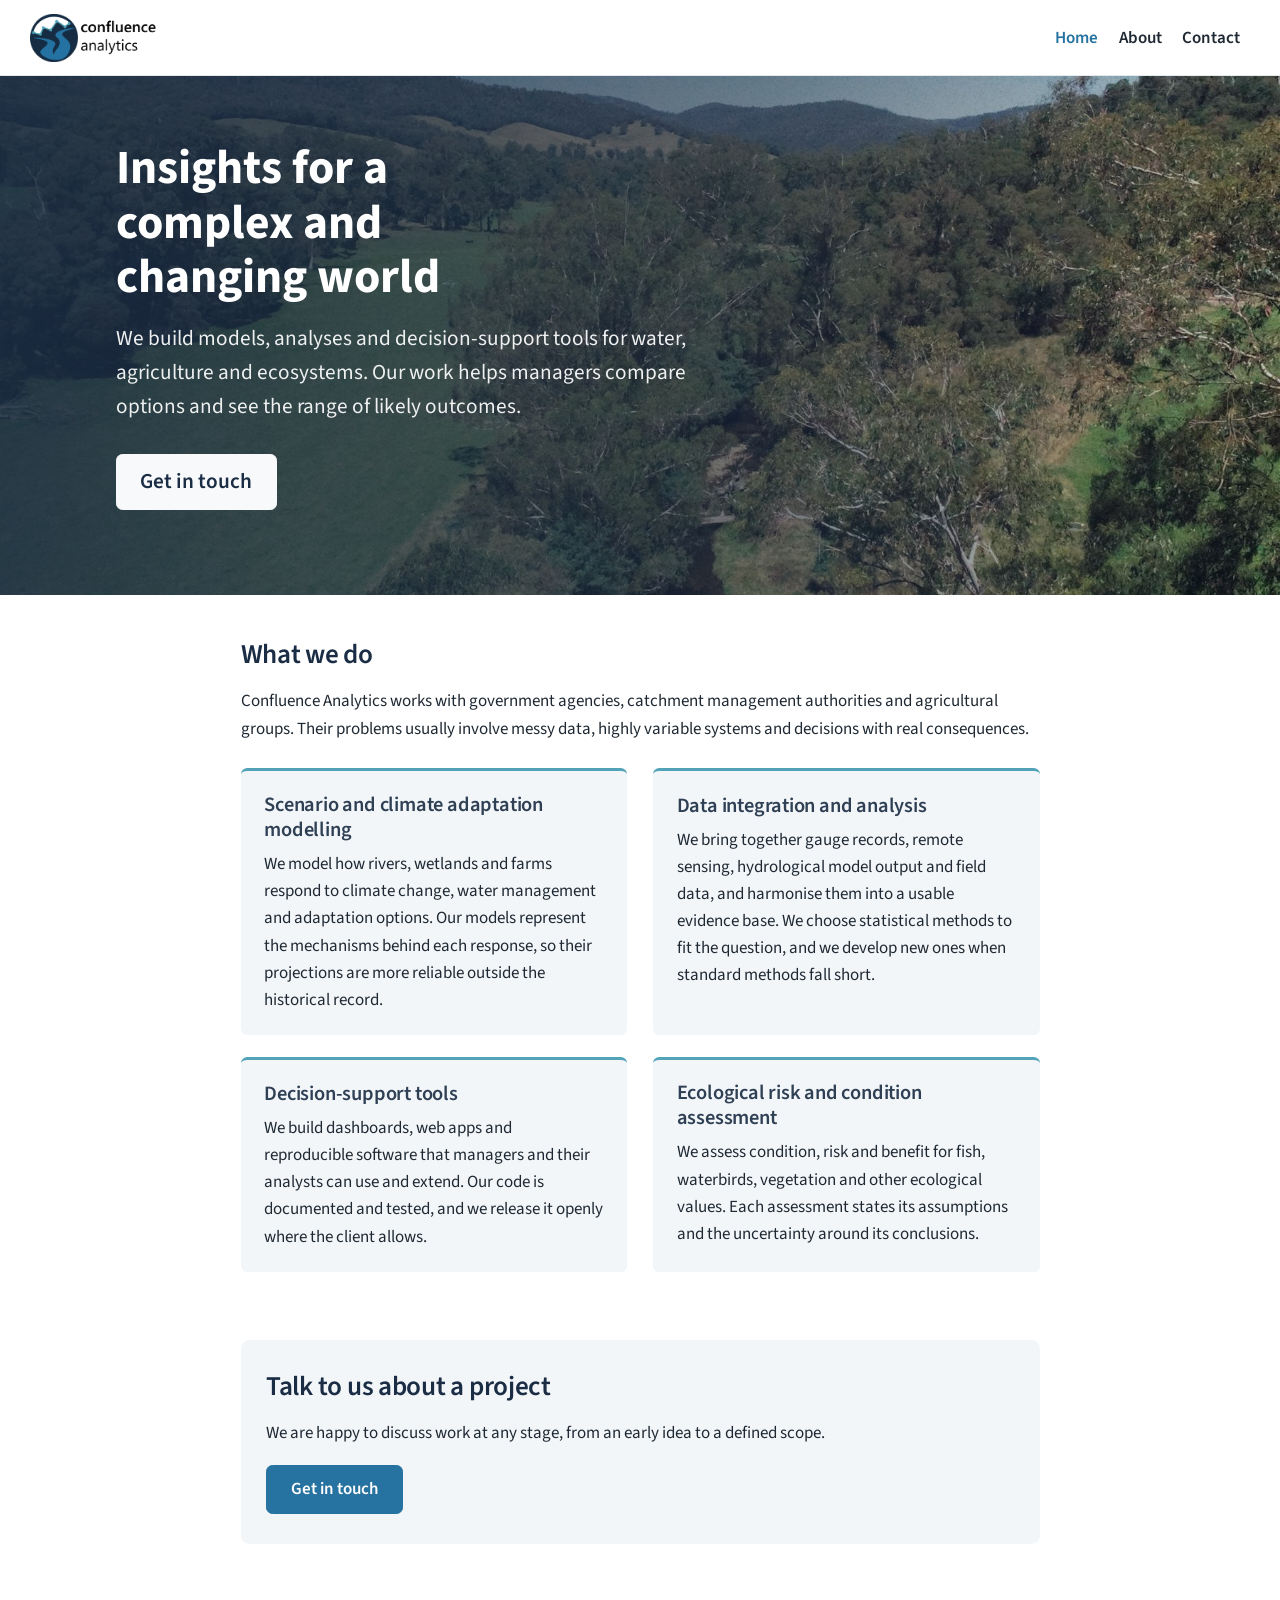
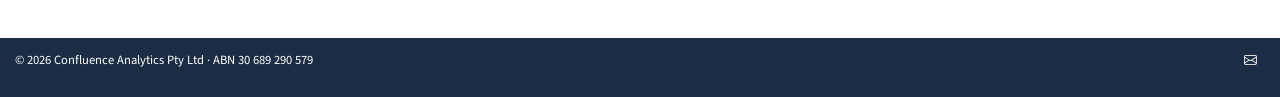
<file: index.html>
<!DOCTYPE html>
<html xmlns="http://www.w3.org/1999/xhtml" lang="en" xml:lang="en"><head>

<meta charset="utf-8">
<meta name="generator" content="quarto-1.10.18">

<meta name="viewport" content="width=device-width, initial-scale=1.0, user-scalable=yes">

<meta name="description" content="Quantitative modelling and decision support for water, agriculture and ecosystems.">

<title>Confluence Analytics</title>
<style>
/* Default styles provided by pandoc.
** See https://pandoc.org/MANUAL.html#variables-for-html for config info.
*/
span.smallcaps{font-variant: small-caps;}
div.columns{display: flex; gap: 1.5em;}
div.column{flex: auto;}
@media screen {
div.columns{gap: min(4vw, 1.5em);}
div.column{overflow-x: auto;}
}
div.hanging-indent{margin-left: 1.5em; text-indent: -1.5em;}
ul.task-list{list-style: none;}
ul.task-list li input[type="checkbox"] {
  width: 0.8em;
  margin: 0 0.8em 0.2em -1em; /* quarto-specific, see https://github.com/quarto-dev/quarto-cli/issues/4556 */ 
  vertical-align: middle;
}
</style>


<script src="site_libs/quarto-nav/quarto-nav.js"></script>
<script src="site_libs/quarto-nav/headroom.min.js"></script>
<link href="./images/web/logo-mark.png" rel="icon" type="image/png">
<script src="site_libs/clipboard/clipboard.min.js"></script>
<script src="site_libs/quarto-html/quarto.js" type="module"></script>
<script src="site_libs/quarto-html/tabsets/tabsets.js" type="module"></script>
<script src="site_libs/quarto-html/popper.min.js"></script>
<script src="site_libs/quarto-html/tippy.umd.min.js"></script>
<script src="site_libs/quarto-html/anchor.min.js"></script>
<link href="site_libs/quarto-html/tippy.css" rel="stylesheet">
<link href="site_libs/quarto-html/quarto-syntax-highlighting-64a204ab8560d761af7679ceaba22944.css" rel="stylesheet" id="quarto-text-highlighting-styles">
<script src="site_libs/bootstrap/bootstrap.min.js"></script>
<link href="site_libs/bootstrap/bootstrap-icons.css" rel="stylesheet">
<link href="site_libs/bootstrap/bootstrap-c03a714eba1c064fd13f488945eff723.min.css" rel="stylesheet" append-hash="true" id="quarto-bootstrap" data-mode="light">
<script id="quarto-search-options" type="application/json">{
  "language": {
    "search-no-results-text": "No results",
    "search-matching-documents-text": "matching documents",
    "search-copy-link-title": "Copy link to search",
    "search-hide-matches-text": "Hide additional matches",
    "search-more-match-text": "more match in this document",
    "search-more-matches-text": "more matches in this document",
    "search-clear-button-title": "Clear",
    "search-text-placeholder": "",
    "search-detached-cancel-button-title": "Cancel",
    "search-submit-button-title": "Submit",
    "search-label": "Search"
  }
}</script>
<style>html{ scroll-behavior: smooth; }</style>


<meta property="og:title" content="Confluence Analytics">
<meta property="og:description" content="Quantitative modelling and decision support for water, agriculture and ecosystems.">
<meta property="og:image" content="https://confluenceanalytics.com.au/images/web/river-valley.jpg">
<meta property="og:site_name" content="Confluence Analytics">
<meta name="twitter:title" content="Confluence Analytics">
<meta name="twitter:description" content="Quantitative modelling and decision support for water, agriculture and ecosystems.">
<meta name="twitter:card" content="summary">
</head>

<body class="nav-fixed fullcontent quarto-light">

<div id="quarto-search-results"></div>
  <header id="quarto-header" class="headroom fixed-top">
    <nav class="navbar navbar-expand-lg " data-bs-theme="dark">
      <div class="navbar-container container-fluid">
      <div class="navbar-brand-container mx-auto">
    <a href="./index.html" class="navbar-brand navbar-brand-logo">
    <img src="./images/web/logo-words.png" alt="Confluence Analytics" class="navbar-logo light-content">
    <img src="./images/web/logo-words.png" alt="Confluence Analytics" class="navbar-logo dark-content">
    </a>
  </div>
          <button class="navbar-toggler" type="button" data-bs-toggle="collapse" data-bs-target="#navbarCollapse" aria-controls="navbarCollapse" role="menu" aria-expanded="false" aria-label="Toggle navigation" onclick="if (window.quartoToggleHeadroom) { window.quartoToggleHeadroom(); }">
  <span class="navbar-toggler-icon"></span>
</button>
          <div class="collapse navbar-collapse" id="navbarCollapse">
            <ul class="navbar-nav navbar-nav-scroll ms-auto">
  <li class="nav-item">
    <a class="nav-link active" href="./index.html" aria-current="page"> 
<span class="menu-text">Home</span></a>
  </li>  
  <li class="nav-item">
    <a class="nav-link" href="./about.html"> 
<span class="menu-text">About</span></a>
  </li>  
  <li class="nav-item">
    <a class="nav-link" href="./contact.html"> 
<span class="menu-text">Contact</span></a>
  </li>  
</ul>
          </div> <!-- /navcollapse -->
            <div class="quarto-navbar-tools">
</div>
      </div> <!-- /container-fluid -->
    </nav>
</header>
<!-- content -->
<div id="quarto-content" class="quarto-container page-columns page-rows-contents page-layout-article page-navbar">
<!-- sidebar -->
<!-- margin-sidebar -->
    
<!-- main -->
<main class="content page-columns page-full" id="quarto-document-content"><header id="title-block-header" class="quarto-title-block"></header>




<div class="hero column-screen" style="background-image: url('images/web/river-valley.jpg');">
<div class="hero-inner">
<!-- Quarto lifts any h1 into its title block, so this uses an ARIA heading -->
<p class="hero-title" role="heading" aria-level="1">Insights for a complex and changing world</p>
<p>We build models, analyses and decision-support tools for water, agriculture and ecosystems. Our work helps managers compare options and see the range of likely outcomes.</p>
<p><a href="./contact.html" class="btn btn-light btn-lg">Get in touch</a></p>
</div>
</div>
<section id="what-we-do" class="level2">
<h2 class="anchored" data-anchor-id="what-we-do">What we do</h2>
<p>Confluence Analytics works with government agencies, catchment management authorities and agricultural groups. Their problems usually involve messy data, highly variable systems and decisions with real consequences.</p>
<div class="grid card-grid">
<section id="scenario-and-climate-adaptation-modelling" class="level3 g-col-12 g-col-md-6 service">
<h3 class="anchored" data-anchor-id="scenario-and-climate-adaptation-modelling">Scenario and climate adaptation modelling</h3>
<p>We model how rivers, wetlands and farms respond to climate change, water management and adaptation options. Our models represent the mechanisms behind each response, so their projections are more reliable outside the historical record.</p>
</section>
<section id="data-integration-and-analysis" class="level3 g-col-12 g-col-md-6 service">
<h3 class="anchored" data-anchor-id="data-integration-and-analysis">Data integration and analysis</h3>
<p>We bring together gauge records, remote sensing, hydrological model output and field data, and harmonise them into a usable evidence base. We choose statistical methods to fit the question, and we develop new ones when standard methods fall short.</p>
</section>
<section id="decision-support-tools" class="level3 g-col-12 g-col-md-6 service">
<h3 class="anchored" data-anchor-id="decision-support-tools">Decision-support tools</h3>
<p>We build dashboards, web apps and reproducible software that managers and their analysts can use and extend. Our code is documented and tested, and we release it openly where the client allows.</p>
</section>
<section id="ecological-risk-and-condition-assessment" class="level3 g-col-12 g-col-md-6 service">
<h3 class="anchored" data-anchor-id="ecological-risk-and-condition-assessment">Ecological risk and condition assessment</h3>
<p>We assess condition, risk and benefit for fish, waterbirds, vegetation and other ecological values. Each assessment states its assumptions and the uncertainty around its conclusions.</p>
</section>
</div>
</section>
<section id="talk-to-us-about-a-project" class="level2 cta">
<h2 class="anchored" data-anchor-id="talk-to-us-about-a-project">Talk to us about a project</h2>
<p>We are happy to discuss work at any stage, from an early idea to a defined scope.</p>
<p><a href="./contact.html" class="btn btn-primary">Get in touch</a></p>
</section>



</main> <!-- /main -->
<script id="quarto-html-after-body" type="application/javascript">
  window.document.addEventListener("DOMContentLoaded", function (event) {
    const icon = "";
    const anchorJS = new window.AnchorJS();
    anchorJS.options = {
      placement: 'right',
      icon: icon
    };
    anchorJS.add('.anchored');
    const isCodeAnnotation = (el) => {
      for (const clz of el.classList) {
        if (clz.startsWith('code-annotation-')) {                     
          return true;
        }
      }
      return false;
    }
    const onCopySuccess = function(e) {
      // button target
      const button = e.trigger;
      // don't keep focus
      button.blur();
      // flash "checked"
      button.classList.add('code-copy-button-checked');
      var currentTitle = button.getAttribute("title");
      button.setAttribute("title", "Copied!");
      let tooltip;
      if (window.bootstrap) {
        button.setAttribute("data-bs-toggle", "tooltip");
        button.setAttribute("data-bs-placement", "left");
        button.setAttribute("data-bs-title", "Copied!");
        tooltip = new bootstrap.Tooltip(button, 
          { trigger: "manual", 
            customClass: "code-copy-button-tooltip",
            offset: [0, -8]});
        tooltip.show();    
      }
      setTimeout(function() {
        if (tooltip) {
          tooltip.hide();
          button.removeAttribute("data-bs-title");
          button.removeAttribute("data-bs-toggle");
          button.removeAttribute("data-bs-placement");
        }
        button.setAttribute("title", currentTitle);
        button.classList.remove('code-copy-button-checked');
      }, 1000);
      // clear code selection
      e.clearSelection();
    }
    const getTextToCopy = function(trigger) {
      const outerScaffold = trigger.parentElement.cloneNode(true);
      const codeEl = outerScaffold.querySelector('code');
      for (const childEl of codeEl.children) {
        if (isCodeAnnotation(childEl)) {
          childEl.remove();
        }
      }
      return codeEl.innerText;
    }
    const clipboard = new window.ClipboardJS('.code-copy-button:not([data-in-quarto-modal])', {
      text: getTextToCopy
    });
    clipboard.on('success', onCopySuccess);
    if (window.document.getElementById('quarto-embedded-source-code-modal')) {
      const clipboardModal = new window.ClipboardJS('.code-copy-button[data-in-quarto-modal]', {
        text: getTextToCopy,
        container: window.document.getElementById('quarto-embedded-source-code-modal')
      });
      clipboardModal.on('success', onCopySuccess);
    }
      var localhostRegex = new RegExp(/^(?:http|https):\/\/localhost\:?[0-9]*\//);
      var mailtoRegex = new RegExp(/^mailto:/);
        var filterRegex = new RegExp("https:\/\/confluenceanalytics\.com\.au");
      var isInternal = (href) => {
          return filterRegex.test(href) || localhostRegex.test(href) || mailtoRegex.test(href);
      }
      // Inspect non-navigation links and adorn them if external
     var links = window.document.querySelectorAll('a[href]:not(.nav-link):not(.navbar-brand):not(.toc-action):not(.sidebar-link):not(.sidebar-item-toggle):not(.pagination-link):not(.no-external):not([aria-hidden]):not(.dropdown-item):not(.quarto-navigation-tool):not(.about-link)');
      for (var i=0; i<links.length; i++) {
        const link = links[i];
        if (!isInternal(link.href)) {
          // undo the damage that might have been done by quarto-nav.js in the case of
          // links that we want to consider external
          if (link.dataset.originalHref !== undefined) {
            link.href = link.dataset.originalHref;
          }
            // target, if specified
            link.setAttribute("target", "_blank");
            if (link.getAttribute("rel") === null) {
              link.setAttribute("rel", "noopener");
            }
        }
      }
    function tippyHover(el, contentFn, onTriggerFn, onUntriggerFn) {
      const config = {
        allowHTML: true,
        maxWidth: 500,
        delay: 100,
        arrow: false,
        appendTo: function(el) {
            return el.parentElement;
        },
        interactive: true,
        interactiveBorder: 10,
        theme: 'quarto',
        placement: 'bottom-start',
      };
      if (contentFn) {
        config.content = contentFn;
      }
      if (onTriggerFn) {
        config.onTrigger = onTriggerFn;
      }
      if (onUntriggerFn) {
        config.onUntrigger = onUntriggerFn;
      }
      window.tippy(el, config); 
    }
    const noterefs = window.document.querySelectorAll('a[role="doc-noteref"]');
    for (var i=0; i<noterefs.length; i++) {
      const ref = noterefs[i];
      tippyHover(ref, function() {
        // use id or data attribute instead here
        let href = ref.getAttribute('data-footnote-href') || ref.getAttribute('href');
        try { href = new URL(href).hash; } catch {}
        const id = href.replace(/^#\/?/, "");
        const note = window.document.getElementById(id);
        if (note) {
          return note.innerHTML;
        } else {
          return "";
        }
      });
    }
    const xrefs = window.document.querySelectorAll('a.quarto-xref');
    const processXRef = (id, note) => {
      // Strip column container classes
      const stripColumnClz = (el) => {
        el.classList.remove("page-full", "page-columns");
        if (el.children) {
          for (const child of el.children) {
            stripColumnClz(child);
          }
        }
      }
      stripColumnClz(note)
      if (id === null || id.startsWith('sec-')) {
        // Special case sections, only their first couple elements
        const container = document.createElement("div");
        if (note.children && note.children.length > 2) {
          container.appendChild(note.children[0].cloneNode(true));
          for (let i = 1; i < note.children.length; i++) {
            const child = note.children[i];
            if (child.tagName === "P" && child.innerText === "") {
              continue;
            } else {
              container.appendChild(child.cloneNode(true));
              break;
            }
          }
          if (window.Quarto?.typesetMath) {
            window.Quarto.typesetMath(container);
          }
          return container.innerHTML
        } else {
          if (window.Quarto?.typesetMath) {
            window.Quarto.typesetMath(note);
          }
          return note.innerHTML;
        }
      } else {
        // Remove any anchor links if they are present
        const anchorLink = note.querySelector('a.anchorjs-link');
        if (anchorLink) {
          anchorLink.remove();
        }
        if (window.Quarto?.typesetMath) {
          window.Quarto.typesetMath(note);
        }
        if (note.classList.contains("callout")) {
          return note.outerHTML;
        } else {
          return note.innerHTML;
        }
      }
    }
    for (var i=0; i<xrefs.length; i++) {
      const xref = xrefs[i];
      tippyHover(xref, undefined, function(instance) {
        instance.disable();
        let url = xref.getAttribute('href');
        let hash = undefined; 
        if (url.startsWith('#')) {
          hash = url;
        } else {
          try { hash = new URL(url).hash; } catch {}
        }
        if (hash) {
          const id = hash.replace(/^#\/?/, "");
          const note = window.document.getElementById(id);
          if (note !== null) {
            try {
              const html = processXRef(id, note.cloneNode(true));
              instance.setContent(html);
            } finally {
              instance.enable();
              instance.show();
            }
          } else {
            // See if we can fetch this
            fetch(url.split('#')[0])
            .then(res => res.text())
            .then(html => {
              const parser = new DOMParser();
              const htmlDoc = parser.parseFromString(html, "text/html");
              const note = htmlDoc.getElementById(id);
              if (note !== null) {
                const html = processXRef(id, note);
                instance.setContent(html);
              } 
            }).finally(() => {
              instance.enable();
              instance.show();
            });
          }
        } else {
          // See if we can fetch a full url (with no hash to target)
          // This is a special case and we should probably do some content thinning / targeting
          fetch(url)
          .then(res => res.text())
          .then(html => {
            const parser = new DOMParser();
            const htmlDoc = parser.parseFromString(html, "text/html");
            const note = htmlDoc.querySelector('main.content');
            if (note !== null) {
              // This should only happen for chapter cross references
              // (since there is no id in the URL)
              // remove the first header
              if (note.children.length > 0 && note.children[0].tagName === "HEADER") {
                note.children[0].remove();
              }
              const html = processXRef(null, note);
              instance.setContent(html);
            } 
          }).finally(() => {
            instance.enable();
            instance.show();
          });
        }
      }, function(instance) {
      });
    }
        let selectedAnnoteEl;
        const selectorForAnnotation = ( cell, annotation) => {
          let cellAttr = 'data-code-cell="' + cell + '"';
          let lineAttr = 'data-code-annotation="' +  annotation + '"';
          const selector = 'span[' + cellAttr + '][' + lineAttr + ']';
          return selector;
        }
        const selectCodeLines = (annoteEl) => {
          const doc = window.document;
          const targetCell = annoteEl.getAttribute("data-target-cell");
          const targetAnnotation = annoteEl.getAttribute("data-target-annotation");
          const annoteSpan = window.document.querySelector(selectorForAnnotation(targetCell, targetAnnotation));
          const lines = annoteSpan.getAttribute("data-code-lines").split(",");
          const lineIds = lines.map((line) => {
            return targetCell + "-" + line;
          })
          let top = null;
          let height = null;
          let parent = null;
          if (lineIds.length > 0) {
              //compute the position of the single el (top and bottom and make a div)
              const el = window.document.getElementById(lineIds[0]);
              top = el.offsetTop;
              height = el.offsetHeight;
              parent = el.parentElement.parentElement;
            if (lineIds.length > 1) {
              const lastEl = window.document.getElementById(lineIds[lineIds.length - 1]);
              const bottom = lastEl.offsetTop + lastEl.offsetHeight;
              height = bottom - top;
            }
            if (top !== null && height !== null && parent !== null) {
              // cook up a div (if necessary) and position it 
              let div = window.document.getElementById("code-annotation-line-highlight");
              if (div === null) {
                div = window.document.createElement("div");
                div.setAttribute("id", "code-annotation-line-highlight");
                div.style.position = 'absolute';
                parent.appendChild(div);
              }
              div.style.top = top - 2 + "px";
              div.style.height = height + 4 + "px";
              div.style.left = 0;
              let gutterDiv = window.document.getElementById("code-annotation-line-highlight-gutter");
              if (gutterDiv === null) {
                gutterDiv = window.document.createElement("div");
                gutterDiv.setAttribute("id", "code-annotation-line-highlight-gutter");
                gutterDiv.style.position = 'absolute';
                const codeCell = window.document.getElementById(targetCell);
                const gutter = codeCell.querySelector('.code-annotation-gutter');
                gutter.appendChild(gutterDiv);
              }
              gutterDiv.style.top = top - 2 + "px";
              gutterDiv.style.height = height + 4 + "px";
            }
            selectedAnnoteEl = annoteEl;
          }
        };
        const unselectCodeLines = () => {
          const elementsIds = ["code-annotation-line-highlight", "code-annotation-line-highlight-gutter"];
          elementsIds.forEach((elId) => {
            const div = window.document.getElementById(elId);
            if (div) {
              div.remove();
            }
          });
          selectedAnnoteEl = undefined;
        };
          // Handle positioning of the toggle
      window.addEventListener(
        "resize",
        throttle(() => {
          elRect = undefined;
          if (selectedAnnoteEl) {
            selectCodeLines(selectedAnnoteEl);
          }
        }, 10)
      );
      function throttle(fn, ms) {
      let throttle = false;
      let timer;
        return (...args) => {
          if(!throttle) { // first call gets through
              fn.apply(this, args);
              throttle = true;
          } else { // all the others get throttled
              if(timer) clearTimeout(timer); // cancel #2
              timer = setTimeout(() => {
                fn.apply(this, args);
                timer = throttle = false;
              }, ms);
          }
        };
      }
        // Attach click handler to the DT
        const annoteDls = window.document.querySelectorAll('dt[data-target-cell]');
        for (const annoteDlNode of annoteDls) {
          annoteDlNode.addEventListener('click', (event) => {
            const clickedEl = event.target;
            if (clickedEl !== selectedAnnoteEl) {
              unselectCodeLines();
              const activeEl = window.document.querySelector('dt[data-target-cell].code-annotation-active');
              if (activeEl) {
                activeEl.classList.remove('code-annotation-active');
              }
              selectCodeLines(clickedEl);
              clickedEl.classList.add('code-annotation-active');
            } else {
              // Unselect the line
              unselectCodeLines();
              clickedEl.classList.remove('code-annotation-active');
            }
          });
        }
    const findCites = (el) => {
      const parentEl = el.parentElement;
      if (parentEl) {
        const cites = parentEl.dataset.cites;
        if (cites) {
          return {
            el,
            cites: cites.split(' ')
          };
        } else {
          return findCites(el.parentElement)
        }
      } else {
        return undefined;
      }
    };
    var bibliorefs = window.document.querySelectorAll('a[role="doc-biblioref"]');
    for (var i=0; i<bibliorefs.length; i++) {
      const ref = bibliorefs[i];
      const citeInfo = findCites(ref);
      if (citeInfo) {
        tippyHover(citeInfo.el, function() {
          var popup = window.document.createElement('div');
          citeInfo.cites.forEach(function(cite) {
            var citeDiv = window.document.createElement('div');
            citeDiv.classList.add('hanging-indent');
            citeDiv.classList.add('csl-entry');
            var biblioDiv = window.document.getElementById('ref-' + cite);
            if (biblioDiv) {
              citeDiv.innerHTML = biblioDiv.innerHTML;
            }
            popup.appendChild(citeDiv);
          });
          return popup.innerHTML;
        });
      }
    }
  });
  </script>
</div> <!-- /content -->
<footer class="footer">
  <div class="nav-footer">
    <div class="nav-footer-left">
<p>© 2026 Confluence Analytics Pty Ltd · ABN 30 689 290 579</p>
</div>   
    <div class="nav-footer-center">
      &nbsp;
    </div>
    <div class="nav-footer-right">
      <ul class="footer-items list-unstyled">
    <li class="nav-item compact">
    <a class="nav-link" href="mailto:info@confluenceanalytics.com.au">
      <i class="bi bi-envelope" role="img" aria-label="Email">
</i> 
    </a>
  </li>  
</ul>
    </div>
  </div>
</footer>




<script src="site_libs/quarto-html/zenscroll-min.js"></script>
</body></html>
</file>
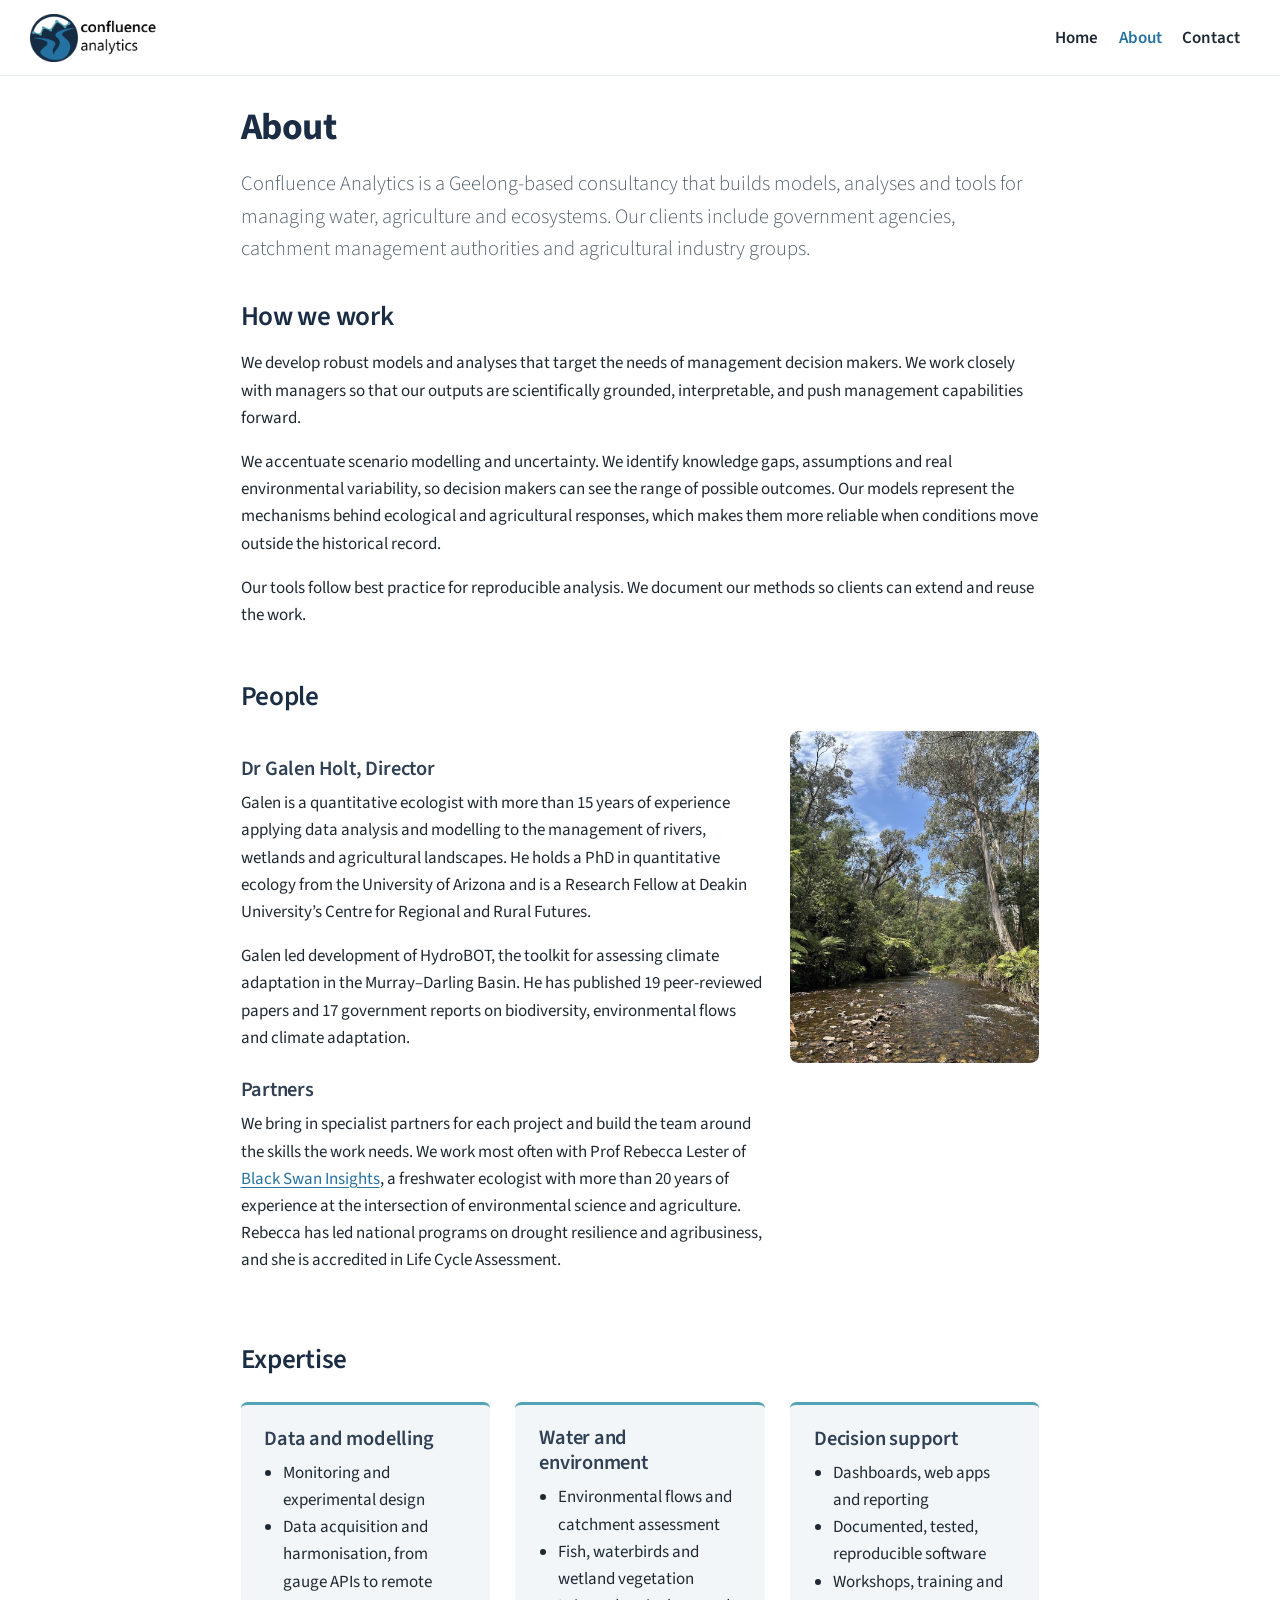
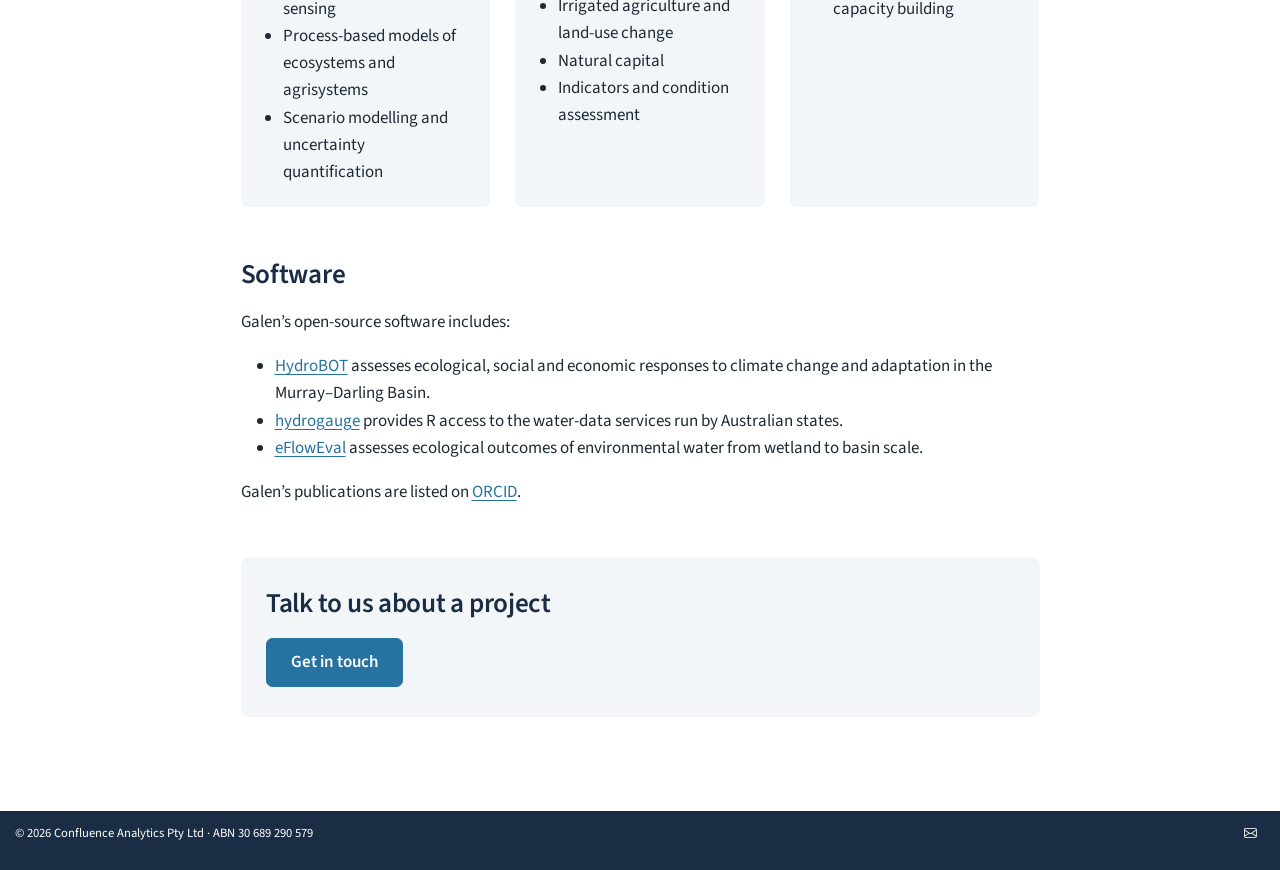
<file: about.html>
<!DOCTYPE html>
<html xmlns="http://www.w3.org/1999/xhtml" lang="en" xml:lang="en"><head>

<meta charset="utf-8">
<meta name="generator" content="quarto-1.10.18">

<meta name="viewport" content="width=device-width, initial-scale=1.0, user-scalable=yes">


<title>About – Confluence Analytics</title>
<style>
/* Default styles provided by pandoc.
** See https://pandoc.org/MANUAL.html#variables-for-html for config info.
*/
span.smallcaps{font-variant: small-caps;}
div.columns{display: flex; gap: 1.5em;}
div.column{flex: auto;}
@media screen {
div.columns{gap: min(4vw, 1.5em);}
div.column{overflow-x: auto;}
}
div.hanging-indent{margin-left: 1.5em; text-indent: -1.5em;}
ul.task-list{list-style: none;}
ul.task-list li input[type="checkbox"] {
  width: 0.8em;
  margin: 0 0.8em 0.2em -1em; /* quarto-specific, see https://github.com/quarto-dev/quarto-cli/issues/4556 */ 
  vertical-align: middle;
}
</style>


<script src="site_libs/quarto-nav/quarto-nav.js"></script>
<script src="site_libs/quarto-nav/headroom.min.js"></script>
<link href="./images/web/logo-mark.png" rel="icon" type="image/png">
<script src="site_libs/clipboard/clipboard.min.js"></script>
<script src="site_libs/quarto-html/quarto.js" type="module"></script>
<script src="site_libs/quarto-html/tabsets/tabsets.js" type="module"></script>
<script src="site_libs/quarto-html/popper.min.js"></script>
<script src="site_libs/quarto-html/tippy.umd.min.js"></script>
<script src="site_libs/quarto-html/anchor.min.js"></script>
<link href="site_libs/quarto-html/tippy.css" rel="stylesheet">
<link href="site_libs/quarto-html/quarto-syntax-highlighting-64a204ab8560d761af7679ceaba22944.css" rel="stylesheet" id="quarto-text-highlighting-styles">
<script src="site_libs/bootstrap/bootstrap.min.js"></script>
<link href="site_libs/bootstrap/bootstrap-icons.css" rel="stylesheet">
<link href="site_libs/bootstrap/bootstrap-c03a714eba1c064fd13f488945eff723.min.css" rel="stylesheet" append-hash="true" id="quarto-bootstrap" data-mode="light">
<script id="quarto-search-options" type="application/json">{
  "language": {
    "search-no-results-text": "No results",
    "search-matching-documents-text": "matching documents",
    "search-copy-link-title": "Copy link to search",
    "search-hide-matches-text": "Hide additional matches",
    "search-more-match-text": "more match in this document",
    "search-more-matches-text": "more matches in this document",
    "search-clear-button-title": "Clear",
    "search-text-placeholder": "",
    "search-detached-cancel-button-title": "Cancel",
    "search-submit-button-title": "Submit",
    "search-label": "Search"
  }
}</script>
<style>html{ scroll-behavior: smooth; }</style>


<meta property="og:title" content="About – Confluence Analytics">
<meta property="og:description" content="Quantitative modelling and decision support for water, agriculture and ecosystems.">
<meta property="og:image" content="https://confluenceanalytics.com.au/images/web/river-valley.jpg">
<meta property="og:site_name" content="Confluence Analytics">
<meta name="twitter:title" content="About – Confluence Analytics">
<meta name="twitter:description" content="Quantitative modelling and decision support for water, agriculture and ecosystems.">
<meta name="twitter:image" content="https://confluenceanalytics.com.au/images/web/forest-stream.jpg">
<meta name="twitter:image:alt" content="A forested upland stream in Victoria">
<meta name="twitter:card" content="summary_large_image">
</head>

<body class="nav-fixed fullcontent quarto-light">

<div id="quarto-search-results"></div>
  <header id="quarto-header" class="headroom fixed-top">
    <nav class="navbar navbar-expand-lg " data-bs-theme="dark">
      <div class="navbar-container container-fluid">
      <div class="navbar-brand-container mx-auto">
    <a href="./index.html" class="navbar-brand navbar-brand-logo">
    <img src="./images/web/logo-words.png" alt="Confluence Analytics" class="navbar-logo light-content">
    <img src="./images/web/logo-words.png" alt="Confluence Analytics" class="navbar-logo dark-content">
    </a>
  </div>
          <button class="navbar-toggler" type="button" data-bs-toggle="collapse" data-bs-target="#navbarCollapse" aria-controls="navbarCollapse" role="menu" aria-expanded="false" aria-label="Toggle navigation" onclick="if (window.quartoToggleHeadroom) { window.quartoToggleHeadroom(); }">
  <span class="navbar-toggler-icon"></span>
</button>
          <div class="collapse navbar-collapse" id="navbarCollapse">
            <ul class="navbar-nav navbar-nav-scroll ms-auto">
  <li class="nav-item">
    <a class="nav-link" href="./index.html"> 
<span class="menu-text">Home</span></a>
  </li>  
  <li class="nav-item">
    <a class="nav-link active" href="./about.html" aria-current="page"> 
<span class="menu-text">About</span></a>
  </li>  
  <li class="nav-item">
    <a class="nav-link" href="./contact.html"> 
<span class="menu-text">Contact</span></a>
  </li>  
</ul>
          </div> <!-- /navcollapse -->
            <div class="quarto-navbar-tools">
</div>
      </div> <!-- /container-fluid -->
    </nav>
</header>
<!-- content -->
<div id="quarto-content" class="quarto-container page-columns page-rows-contents page-layout-article page-navbar">
<!-- sidebar -->
<!-- margin-sidebar -->
    
<!-- main -->
<main class="content" id="quarto-document-content">

<header id="title-block-header" class="quarto-title-block default">
<div class="quarto-title">
<h1 class="title">About</h1>
</div>



<div class="quarto-title-meta">

    
  
    
  </div>
  


</header>


<p><span class="lead">Confluence Analytics is a Geelong-based consultancy that builds models, analyses and tools for managing water, agriculture and ecosystems. Our clients include government agencies, catchment management authorities and agricultural industry groups.</span></p>
<section id="how-we-work" class="level2">
<h2 class="anchored" data-anchor-id="how-we-work">How we work</h2>
<p>We develop robust models and analyses that target the needs of management decision makers. We work closely with managers so that our outputs are scientifically grounded, interpretable, and push management capabilities forward.</p>
<p>We accentuate scenario modelling and uncertainty. We identify knowledge gaps, assumptions and real environmental variability, so decision makers can see the range of possible outcomes. Our models represent the mechanisms behind ecological and agricultural responses, which makes them more reliable when conditions move outside the historical record.</p>
<p>Our tools follow best practice for reproducible analysis. We document our methods so clients can extend and reuse the work.</p>
</section>
<section id="people" class="level2">
<h2 class="anchored" data-anchor-id="people">People</h2>
<div class="grid">
<div class="g-col-12 g-col-md-8">
<section id="dr-galen-holt-director" class="level3">
<h3 class="anchored" data-anchor-id="dr-galen-holt-director">Dr Galen Holt, Director</h3>
<p>Galen is a quantitative ecologist with more than 15 years of experience applying data analysis and modelling to the management of rivers, wetlands and agricultural landscapes. He holds a PhD in quantitative ecology from the University of Arizona and is a Research Fellow at Deakin University’s Centre for Regional and Rural Futures.</p>
<p>Galen led development of HydroBOT, the toolkit for assessing climate adaptation in the Murray–Darling Basin. He has published 19 peer-reviewed papers and 17 government reports on biodiversity, environmental flows and climate adaptation.</p>
</section>
<section id="partners" class="level3">
<h3 class="anchored" data-anchor-id="partners">Partners</h3>
<p>We bring in specialist partners for each project and build the team around the skills the work needs. We work most often with Prof Rebecca Lester of <a href="https://www.blackswaninsights.com.au/">Black Swan Insights</a>, a freshwater ecologist with more than 20 years of experience at the intersection of environmental science and agriculture. Rebecca has led national programs on drought resilience and agribusiness, and she is accredited in Life Cycle Assessment.</p>
</section>
</div>
<div class="g-col-12 g-col-md-4">
<p><img src="images/web/forest-stream.jpg" class="photo photo-tall img-fluid" alt="A forested upland stream in Victoria"></p>
</div>
</div>
</section>
<section id="expertise" class="level2">
<h2 class="anchored" data-anchor-id="expertise">Expertise</h2>
<div class="grid card-grid">
<section id="data-and-modelling" class="level3 g-col-12 g-col-md-4 service">
<h3 class="anchored" data-anchor-id="data-and-modelling">Data and modelling</h3>
<ul>
<li>Monitoring and experimental design</li>
<li>Data acquisition and harmonisation, from gauge APIs to remote sensing</li>
<li>Process-based models of ecosystems and agrisystems</li>
<li>Scenario modelling and uncertainty quantification</li>
</ul>
</section>
<section id="water-and-environment" class="level3 g-col-12 g-col-md-4 service">
<h3 class="anchored" data-anchor-id="water-and-environment">Water and environment</h3>
<ul>
<li>Environmental flows and catchment assessment</li>
<li>Fish, waterbirds and wetland vegetation</li>
<li>Irrigated agriculture and land-use change</li>
<li>Natural capital</li>
<li>Indicators and condition assessment</li>
</ul>
</section>
<section id="decision-support" class="level3 g-col-12 g-col-md-4 service">
<h3 class="anchored" data-anchor-id="decision-support">Decision support</h3>
<ul>
<li>Dashboards, web apps and reporting</li>
<li>Documented, tested, reproducible software</li>
<li>Workshops, training and capacity building</li>
</ul>
</section>
</div>
</section>
<section id="software" class="level2">
<h2 class="anchored" data-anchor-id="software">Software</h2>
<p>Galen’s open-source software includes:</p>
<ul>
<li><a href="https://mdbauth.github.io/HydroBOT_website/">HydroBOT</a> assesses ecological, social and economic responses to climate change and adaptation in the Murray–Darling Basin.</li>
<li><a href="https://github.com/galenholt/hydrogauge">hydrogauge</a> provides R access to the water-data services run by Australian states.</li>
<li><a href="https://github.com/galenholt/eFlowEval">eFlowEval</a> assesses ecological outcomes of environmental water from wetland to basin scale.</li>
</ul>
<p>Galen’s publications are listed on <a href="https://orcid.org/0000-0002-7455-9275">ORCID</a>.</p>
</section>
<section id="talk-to-us-about-a-project" class="level2 cta">
<h2 class="anchored" data-anchor-id="talk-to-us-about-a-project">Talk to us about a project</h2>
<p><a href="./contact.html" class="btn btn-primary">Get in touch</a></p>
</section>



</main> <!-- /main -->
<script id="quarto-html-after-body" type="application/javascript">
  window.document.addEventListener("DOMContentLoaded", function (event) {
    const icon = "";
    const anchorJS = new window.AnchorJS();
    anchorJS.options = {
      placement: 'right',
      icon: icon
    };
    anchorJS.add('.anchored');
    const isCodeAnnotation = (el) => {
      for (const clz of el.classList) {
        if (clz.startsWith('code-annotation-')) {                     
          return true;
        }
      }
      return false;
    }
    const onCopySuccess = function(e) {
      // button target
      const button = e.trigger;
      // don't keep focus
      button.blur();
      // flash "checked"
      button.classList.add('code-copy-button-checked');
      var currentTitle = button.getAttribute("title");
      button.setAttribute("title", "Copied!");
      let tooltip;
      if (window.bootstrap) {
        button.setAttribute("data-bs-toggle", "tooltip");
        button.setAttribute("data-bs-placement", "left");
        button.setAttribute("data-bs-title", "Copied!");
        tooltip = new bootstrap.Tooltip(button, 
          { trigger: "manual", 
            customClass: "code-copy-button-tooltip",
            offset: [0, -8]});
        tooltip.show();    
      }
      setTimeout(function() {
        if (tooltip) {
          tooltip.hide();
          button.removeAttribute("data-bs-title");
          button.removeAttribute("data-bs-toggle");
          button.removeAttribute("data-bs-placement");
        }
        button.setAttribute("title", currentTitle);
        button.classList.remove('code-copy-button-checked');
      }, 1000);
      // clear code selection
      e.clearSelection();
    }
    const getTextToCopy = function(trigger) {
      const outerScaffold = trigger.parentElement.cloneNode(true);
      const codeEl = outerScaffold.querySelector('code');
      for (const childEl of codeEl.children) {
        if (isCodeAnnotation(childEl)) {
          childEl.remove();
        }
      }
      return codeEl.innerText;
    }
    const clipboard = new window.ClipboardJS('.code-copy-button:not([data-in-quarto-modal])', {
      text: getTextToCopy
    });
    clipboard.on('success', onCopySuccess);
    if (window.document.getElementById('quarto-embedded-source-code-modal')) {
      const clipboardModal = new window.ClipboardJS('.code-copy-button[data-in-quarto-modal]', {
        text: getTextToCopy,
        container: window.document.getElementById('quarto-embedded-source-code-modal')
      });
      clipboardModal.on('success', onCopySuccess);
    }
      var localhostRegex = new RegExp(/^(?:http|https):\/\/localhost\:?[0-9]*\//);
      var mailtoRegex = new RegExp(/^mailto:/);
        var filterRegex = new RegExp("https:\/\/confluenceanalytics\.com\.au");
      var isInternal = (href) => {
          return filterRegex.test(href) || localhostRegex.test(href) || mailtoRegex.test(href);
      }
      // Inspect non-navigation links and adorn them if external
     var links = window.document.querySelectorAll('a[href]:not(.nav-link):not(.navbar-brand):not(.toc-action):not(.sidebar-link):not(.sidebar-item-toggle):not(.pagination-link):not(.no-external):not([aria-hidden]):not(.dropdown-item):not(.quarto-navigation-tool):not(.about-link)');
      for (var i=0; i<links.length; i++) {
        const link = links[i];
        if (!isInternal(link.href)) {
          // undo the damage that might have been done by quarto-nav.js in the case of
          // links that we want to consider external
          if (link.dataset.originalHref !== undefined) {
            link.href = link.dataset.originalHref;
          }
            // target, if specified
            link.setAttribute("target", "_blank");
            if (link.getAttribute("rel") === null) {
              link.setAttribute("rel", "noopener");
            }
        }
      }
    function tippyHover(el, contentFn, onTriggerFn, onUntriggerFn) {
      const config = {
        allowHTML: true,
        maxWidth: 500,
        delay: 100,
        arrow: false,
        appendTo: function(el) {
            return el.parentElement;
        },
        interactive: true,
        interactiveBorder: 10,
        theme: 'quarto',
        placement: 'bottom-start',
      };
      if (contentFn) {
        config.content = contentFn;
      }
      if (onTriggerFn) {
        config.onTrigger = onTriggerFn;
      }
      if (onUntriggerFn) {
        config.onUntrigger = onUntriggerFn;
      }
      window.tippy(el, config); 
    }
    const noterefs = window.document.querySelectorAll('a[role="doc-noteref"]');
    for (var i=0; i<noterefs.length; i++) {
      const ref = noterefs[i];
      tippyHover(ref, function() {
        // use id or data attribute instead here
        let href = ref.getAttribute('data-footnote-href') || ref.getAttribute('href');
        try { href = new URL(href).hash; } catch {}
        const id = href.replace(/^#\/?/, "");
        const note = window.document.getElementById(id);
        if (note) {
          return note.innerHTML;
        } else {
          return "";
        }
      });
    }
    const xrefs = window.document.querySelectorAll('a.quarto-xref');
    const processXRef = (id, note) => {
      // Strip column container classes
      const stripColumnClz = (el) => {
        el.classList.remove("page-full", "page-columns");
        if (el.children) {
          for (const child of el.children) {
            stripColumnClz(child);
          }
        }
      }
      stripColumnClz(note)
      if (id === null || id.startsWith('sec-')) {
        // Special case sections, only their first couple elements
        const container = document.createElement("div");
        if (note.children && note.children.length > 2) {
          container.appendChild(note.children[0].cloneNode(true));
          for (let i = 1; i < note.children.length; i++) {
            const child = note.children[i];
            if (child.tagName === "P" && child.innerText === "") {
              continue;
            } else {
              container.appendChild(child.cloneNode(true));
              break;
            }
          }
          if (window.Quarto?.typesetMath) {
            window.Quarto.typesetMath(container);
          }
          return container.innerHTML
        } else {
          if (window.Quarto?.typesetMath) {
            window.Quarto.typesetMath(note);
          }
          return note.innerHTML;
        }
      } else {
        // Remove any anchor links if they are present
        const anchorLink = note.querySelector('a.anchorjs-link');
        if (anchorLink) {
          anchorLink.remove();
        }
        if (window.Quarto?.typesetMath) {
          window.Quarto.typesetMath(note);
        }
        if (note.classList.contains("callout")) {
          return note.outerHTML;
        } else {
          return note.innerHTML;
        }
      }
    }
    for (var i=0; i<xrefs.length; i++) {
      const xref = xrefs[i];
      tippyHover(xref, undefined, function(instance) {
        instance.disable();
        let url = xref.getAttribute('href');
        let hash = undefined; 
        if (url.startsWith('#')) {
          hash = url;
        } else {
          try { hash = new URL(url).hash; } catch {}
        }
        if (hash) {
          const id = hash.replace(/^#\/?/, "");
          const note = window.document.getElementById(id);
          if (note !== null) {
            try {
              const html = processXRef(id, note.cloneNode(true));
              instance.setContent(html);
            } finally {
              instance.enable();
              instance.show();
            }
          } else {
            // See if we can fetch this
            fetch(url.split('#')[0])
            .then(res => res.text())
            .then(html => {
              const parser = new DOMParser();
              const htmlDoc = parser.parseFromString(html, "text/html");
              const note = htmlDoc.getElementById(id);
              if (note !== null) {
                const html = processXRef(id, note);
                instance.setContent(html);
              } 
            }).finally(() => {
              instance.enable();
              instance.show();
            });
          }
        } else {
          // See if we can fetch a full url (with no hash to target)
          // This is a special case and we should probably do some content thinning / targeting
          fetch(url)
          .then(res => res.text())
          .then(html => {
            const parser = new DOMParser();
            const htmlDoc = parser.parseFromString(html, "text/html");
            const note = htmlDoc.querySelector('main.content');
            if (note !== null) {
              // This should only happen for chapter cross references
              // (since there is no id in the URL)
              // remove the first header
              if (note.children.length > 0 && note.children[0].tagName === "HEADER") {
                note.children[0].remove();
              }
              const html = processXRef(null, note);
              instance.setContent(html);
            } 
          }).finally(() => {
            instance.enable();
            instance.show();
          });
        }
      }, function(instance) {
      });
    }
        let selectedAnnoteEl;
        const selectorForAnnotation = ( cell, annotation) => {
          let cellAttr = 'data-code-cell="' + cell + '"';
          let lineAttr = 'data-code-annotation="' +  annotation + '"';
          const selector = 'span[' + cellAttr + '][' + lineAttr + ']';
          return selector;
        }
        const selectCodeLines = (annoteEl) => {
          const doc = window.document;
          const targetCell = annoteEl.getAttribute("data-target-cell");
          const targetAnnotation = annoteEl.getAttribute("data-target-annotation");
          const annoteSpan = window.document.querySelector(selectorForAnnotation(targetCell, targetAnnotation));
          const lines = annoteSpan.getAttribute("data-code-lines").split(",");
          const lineIds = lines.map((line) => {
            return targetCell + "-" + line;
          })
          let top = null;
          let height = null;
          let parent = null;
          if (lineIds.length > 0) {
              //compute the position of the single el (top and bottom and make a div)
              const el = window.document.getElementById(lineIds[0]);
              top = el.offsetTop;
              height = el.offsetHeight;
              parent = el.parentElement.parentElement;
            if (lineIds.length > 1) {
              const lastEl = window.document.getElementById(lineIds[lineIds.length - 1]);
              const bottom = lastEl.offsetTop + lastEl.offsetHeight;
              height = bottom - top;
            }
            if (top !== null && height !== null && parent !== null) {
              // cook up a div (if necessary) and position it 
              let div = window.document.getElementById("code-annotation-line-highlight");
              if (div === null) {
                div = window.document.createElement("div");
                div.setAttribute("id", "code-annotation-line-highlight");
                div.style.position = 'absolute';
                parent.appendChild(div);
              }
              div.style.top = top - 2 + "px";
              div.style.height = height + 4 + "px";
              div.style.left = 0;
              let gutterDiv = window.document.getElementById("code-annotation-line-highlight-gutter");
              if (gutterDiv === null) {
                gutterDiv = window.document.createElement("div");
                gutterDiv.setAttribute("id", "code-annotation-line-highlight-gutter");
                gutterDiv.style.position = 'absolute';
                const codeCell = window.document.getElementById(targetCell);
                const gutter = codeCell.querySelector('.code-annotation-gutter');
                gutter.appendChild(gutterDiv);
              }
              gutterDiv.style.top = top - 2 + "px";
              gutterDiv.style.height = height + 4 + "px";
            }
            selectedAnnoteEl = annoteEl;
          }
        };
        const unselectCodeLines = () => {
          const elementsIds = ["code-annotation-line-highlight", "code-annotation-line-highlight-gutter"];
          elementsIds.forEach((elId) => {
            const div = window.document.getElementById(elId);
            if (div) {
              div.remove();
            }
          });
          selectedAnnoteEl = undefined;
        };
          // Handle positioning of the toggle
      window.addEventListener(
        "resize",
        throttle(() => {
          elRect = undefined;
          if (selectedAnnoteEl) {
            selectCodeLines(selectedAnnoteEl);
          }
        }, 10)
      );
      function throttle(fn, ms) {
      let throttle = false;
      let timer;
        return (...args) => {
          if(!throttle) { // first call gets through
              fn.apply(this, args);
              throttle = true;
          } else { // all the others get throttled
              if(timer) clearTimeout(timer); // cancel #2
              timer = setTimeout(() => {
                fn.apply(this, args);
                timer = throttle = false;
              }, ms);
          }
        };
      }
        // Attach click handler to the DT
        const annoteDls = window.document.querySelectorAll('dt[data-target-cell]');
        for (const annoteDlNode of annoteDls) {
          annoteDlNode.addEventListener('click', (event) => {
            const clickedEl = event.target;
            if (clickedEl !== selectedAnnoteEl) {
              unselectCodeLines();
              const activeEl = window.document.querySelector('dt[data-target-cell].code-annotation-active');
              if (activeEl) {
                activeEl.classList.remove('code-annotation-active');
              }
              selectCodeLines(clickedEl);
              clickedEl.classList.add('code-annotation-active');
            } else {
              // Unselect the line
              unselectCodeLines();
              clickedEl.classList.remove('code-annotation-active');
            }
          });
        }
    const findCites = (el) => {
      const parentEl = el.parentElement;
      if (parentEl) {
        const cites = parentEl.dataset.cites;
        if (cites) {
          return {
            el,
            cites: cites.split(' ')
          };
        } else {
          return findCites(el.parentElement)
        }
      } else {
        return undefined;
      }
    };
    var bibliorefs = window.document.querySelectorAll('a[role="doc-biblioref"]');
    for (var i=0; i<bibliorefs.length; i++) {
      const ref = bibliorefs[i];
      const citeInfo = findCites(ref);
      if (citeInfo) {
        tippyHover(citeInfo.el, function() {
          var popup = window.document.createElement('div');
          citeInfo.cites.forEach(function(cite) {
            var citeDiv = window.document.createElement('div');
            citeDiv.classList.add('hanging-indent');
            citeDiv.classList.add('csl-entry');
            var biblioDiv = window.document.getElementById('ref-' + cite);
            if (biblioDiv) {
              citeDiv.innerHTML = biblioDiv.innerHTML;
            }
            popup.appendChild(citeDiv);
          });
          return popup.innerHTML;
        });
      }
    }
  });
  </script>
</div> <!-- /content -->
<footer class="footer">
  <div class="nav-footer">
    <div class="nav-footer-left">
<p>© 2026 Confluence Analytics Pty Ltd · ABN 30 689 290 579</p>
</div>   
    <div class="nav-footer-center">
      &nbsp;
    </div>
    <div class="nav-footer-right">
      <ul class="footer-items list-unstyled">
    <li class="nav-item compact">
    <a class="nav-link" href="mailto:info@confluenceanalytics.com.au">
      <i class="bi bi-envelope" role="img" aria-label="Email">
</i> 
    </a>
  </li>  
</ul>
    </div>
  </div>
</footer>




<script src="site_libs/quarto-html/zenscroll-min.js"></script>
</body></html>
</file>
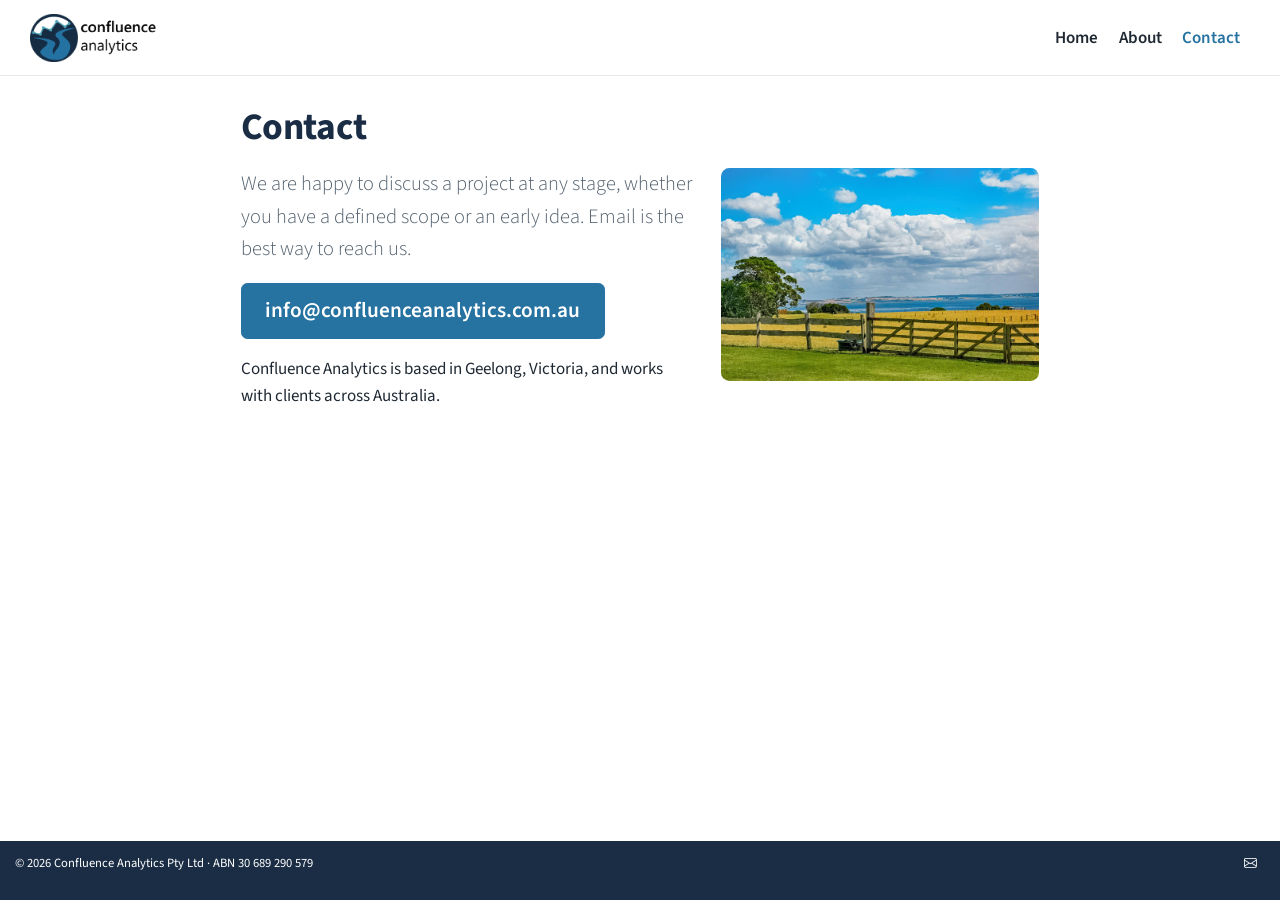
<file: contact.html>
<!DOCTYPE html>
<html xmlns="http://www.w3.org/1999/xhtml" lang="en" xml:lang="en"><head>

<meta charset="utf-8">
<meta name="generator" content="quarto-1.10.18">

<meta name="viewport" content="width=device-width, initial-scale=1.0, user-scalable=yes">


<title>Contact – Confluence Analytics</title>
<style>
/* Default styles provided by pandoc.
** See https://pandoc.org/MANUAL.html#variables-for-html for config info.
*/
span.smallcaps{font-variant: small-caps;}
div.columns{display: flex; gap: 1.5em;}
div.column{flex: auto;}
@media screen {
div.columns{gap: min(4vw, 1.5em);}
div.column{overflow-x: auto;}
}
div.hanging-indent{margin-left: 1.5em; text-indent: -1.5em;}
ul.task-list{list-style: none;}
ul.task-list li input[type="checkbox"] {
  width: 0.8em;
  margin: 0 0.8em 0.2em -1em; /* quarto-specific, see https://github.com/quarto-dev/quarto-cli/issues/4556 */ 
  vertical-align: middle;
}
</style>


<script src="site_libs/quarto-nav/quarto-nav.js"></script>
<script src="site_libs/quarto-nav/headroom.min.js"></script>
<link href="./images/web/logo-mark.png" rel="icon" type="image/png">
<script src="site_libs/clipboard/clipboard.min.js"></script>
<script src="site_libs/quarto-html/quarto.js" type="module"></script>
<script src="site_libs/quarto-html/tabsets/tabsets.js" type="module"></script>
<script src="site_libs/quarto-html/popper.min.js"></script>
<script src="site_libs/quarto-html/tippy.umd.min.js"></script>
<script src="site_libs/quarto-html/anchor.min.js"></script>
<link href="site_libs/quarto-html/tippy.css" rel="stylesheet">
<link href="site_libs/quarto-html/quarto-syntax-highlighting-64a204ab8560d761af7679ceaba22944.css" rel="stylesheet" id="quarto-text-highlighting-styles">
<script src="site_libs/bootstrap/bootstrap.min.js"></script>
<link href="site_libs/bootstrap/bootstrap-icons.css" rel="stylesheet">
<link href="site_libs/bootstrap/bootstrap-c03a714eba1c064fd13f488945eff723.min.css" rel="stylesheet" append-hash="true" id="quarto-bootstrap" data-mode="light">
<script id="quarto-search-options" type="application/json">{
  "language": {
    "search-no-results-text": "No results",
    "search-matching-documents-text": "matching documents",
    "search-copy-link-title": "Copy link to search",
    "search-hide-matches-text": "Hide additional matches",
    "search-more-match-text": "more match in this document",
    "search-more-matches-text": "more matches in this document",
    "search-clear-button-title": "Clear",
    "search-text-placeholder": "",
    "search-detached-cancel-button-title": "Cancel",
    "search-submit-button-title": "Submit",
    "search-label": "Search"
  }
}</script>
<style>html{ scroll-behavior: smooth; }</style>


<meta property="og:title" content="Contact – Confluence Analytics">
<meta property="og:image" content="https://confluenceanalytics.com.au/images/web/river-valley.jpg">
<meta property="og:site_name" content="Confluence Analytics">
<meta name="twitter:title" content="Contact – Confluence Analytics">
<meta name="twitter:image" content="https://confluenceanalytics.com.au/images/web/coastal-farm.jpg">
<meta name="twitter:image:alt" content="Farmland on the Victorian coast">
<meta name="twitter:card" content="summary_large_image">
</head>

<body class="nav-fixed fullcontent quarto-light">

<div id="quarto-search-results"></div>
  <header id="quarto-header" class="headroom fixed-top">
    <nav class="navbar navbar-expand-lg " data-bs-theme="dark">
      <div class="navbar-container container-fluid">
      <div class="navbar-brand-container mx-auto">
    <a href="./index.html" class="navbar-brand navbar-brand-logo">
    <img src="./images/web/logo-words.png" alt="Confluence Analytics" class="navbar-logo light-content">
    <img src="./images/web/logo-words.png" alt="Confluence Analytics" class="navbar-logo dark-content">
    </a>
  </div>
          <button class="navbar-toggler" type="button" data-bs-toggle="collapse" data-bs-target="#navbarCollapse" aria-controls="navbarCollapse" role="menu" aria-expanded="false" aria-label="Toggle navigation" onclick="if (window.quartoToggleHeadroom) { window.quartoToggleHeadroom(); }">
  <span class="navbar-toggler-icon"></span>
</button>
          <div class="collapse navbar-collapse" id="navbarCollapse">
            <ul class="navbar-nav navbar-nav-scroll ms-auto">
  <li class="nav-item">
    <a class="nav-link" href="./index.html"> 
<span class="menu-text">Home</span></a>
  </li>  
  <li class="nav-item">
    <a class="nav-link" href="./about.html"> 
<span class="menu-text">About</span></a>
  </li>  
  <li class="nav-item">
    <a class="nav-link active" href="./contact.html" aria-current="page"> 
<span class="menu-text">Contact</span></a>
  </li>  
</ul>
          </div> <!-- /navcollapse -->
            <div class="quarto-navbar-tools">
</div>
      </div> <!-- /container-fluid -->
    </nav>
</header>
<!-- content -->
<div id="quarto-content" class="quarto-container page-columns page-rows-contents page-layout-article page-navbar">
<!-- sidebar -->
<!-- margin-sidebar -->
    
<!-- main -->
<main class="content" id="quarto-document-content">

<header id="title-block-header" class="quarto-title-block default">
<div class="quarto-title">
<h1 class="title">Contact</h1>
</div>



<div class="quarto-title-meta">

    
  
    
  </div>
  


</header>


<div class="grid">
<div class="g-col-12 g-col-md-7">
<p><span class="lead">We are happy to discuss a project at any stage, whether you have a defined scope or an early idea. Email is the best way to reach us.</span></p>
<p><a href="mailto:info@confluenceanalytics.com.au" class="btn btn-primary btn-lg">info@confluenceanalytics.com.au</a></p>
<p>Confluence Analytics is based in Geelong, Victoria, and works with clients across Australia.</p>
</div>
<div class="g-col-12 g-col-md-5">
<p><img src="images/web/coastal-farm.jpg" class="photo img-fluid" alt="Farmland on the Victorian coast"></p>
</div>
</div>



</main> <!-- /main -->
<script id="quarto-html-after-body" type="application/javascript">
  window.document.addEventListener("DOMContentLoaded", function (event) {
    const icon = "";
    const anchorJS = new window.AnchorJS();
    anchorJS.options = {
      placement: 'right',
      icon: icon
    };
    anchorJS.add('.anchored');
    const isCodeAnnotation = (el) => {
      for (const clz of el.classList) {
        if (clz.startsWith('code-annotation-')) {                     
          return true;
        }
      }
      return false;
    }
    const onCopySuccess = function(e) {
      // button target
      const button = e.trigger;
      // don't keep focus
      button.blur();
      // flash "checked"
      button.classList.add('code-copy-button-checked');
      var currentTitle = button.getAttribute("title");
      button.setAttribute("title", "Copied!");
      let tooltip;
      if (window.bootstrap) {
        button.setAttribute("data-bs-toggle", "tooltip");
        button.setAttribute("data-bs-placement", "left");
        button.setAttribute("data-bs-title", "Copied!");
        tooltip = new bootstrap.Tooltip(button, 
          { trigger: "manual", 
            customClass: "code-copy-button-tooltip",
            offset: [0, -8]});
        tooltip.show();    
      }
      setTimeout(function() {
        if (tooltip) {
          tooltip.hide();
          button.removeAttribute("data-bs-title");
          button.removeAttribute("data-bs-toggle");
          button.removeAttribute("data-bs-placement");
        }
        button.setAttribute("title", currentTitle);
        button.classList.remove('code-copy-button-checked');
      }, 1000);
      // clear code selection
      e.clearSelection();
    }
    const getTextToCopy = function(trigger) {
      const outerScaffold = trigger.parentElement.cloneNode(true);
      const codeEl = outerScaffold.querySelector('code');
      for (const childEl of codeEl.children) {
        if (isCodeAnnotation(childEl)) {
          childEl.remove();
        }
      }
      return codeEl.innerText;
    }
    const clipboard = new window.ClipboardJS('.code-copy-button:not([data-in-quarto-modal])', {
      text: getTextToCopy
    });
    clipboard.on('success', onCopySuccess);
    if (window.document.getElementById('quarto-embedded-source-code-modal')) {
      const clipboardModal = new window.ClipboardJS('.code-copy-button[data-in-quarto-modal]', {
        text: getTextToCopy,
        container: window.document.getElementById('quarto-embedded-source-code-modal')
      });
      clipboardModal.on('success', onCopySuccess);
    }
      var localhostRegex = new RegExp(/^(?:http|https):\/\/localhost\:?[0-9]*\//);
      var mailtoRegex = new RegExp(/^mailto:/);
        var filterRegex = new RegExp("https:\/\/confluenceanalytics\.com\.au");
      var isInternal = (href) => {
          return filterRegex.test(href) || localhostRegex.test(href) || mailtoRegex.test(href);
      }
      // Inspect non-navigation links and adorn them if external
     var links = window.document.querySelectorAll('a[href]:not(.nav-link):not(.navbar-brand):not(.toc-action):not(.sidebar-link):not(.sidebar-item-toggle):not(.pagination-link):not(.no-external):not([aria-hidden]):not(.dropdown-item):not(.quarto-navigation-tool):not(.about-link)');
      for (var i=0; i<links.length; i++) {
        const link = links[i];
        if (!isInternal(link.href)) {
          // undo the damage that might have been done by quarto-nav.js in the case of
          // links that we want to consider external
          if (link.dataset.originalHref !== undefined) {
            link.href = link.dataset.originalHref;
          }
            // target, if specified
            link.setAttribute("target", "_blank");
            if (link.getAttribute("rel") === null) {
              link.setAttribute("rel", "noopener");
            }
        }
      }
    function tippyHover(el, contentFn, onTriggerFn, onUntriggerFn) {
      const config = {
        allowHTML: true,
        maxWidth: 500,
        delay: 100,
        arrow: false,
        appendTo: function(el) {
            return el.parentElement;
        },
        interactive: true,
        interactiveBorder: 10,
        theme: 'quarto',
        placement: 'bottom-start',
      };
      if (contentFn) {
        config.content = contentFn;
      }
      if (onTriggerFn) {
        config.onTrigger = onTriggerFn;
      }
      if (onUntriggerFn) {
        config.onUntrigger = onUntriggerFn;
      }
      window.tippy(el, config); 
    }
    const noterefs = window.document.querySelectorAll('a[role="doc-noteref"]');
    for (var i=0; i<noterefs.length; i++) {
      const ref = noterefs[i];
      tippyHover(ref, function() {
        // use id or data attribute instead here
        let href = ref.getAttribute('data-footnote-href') || ref.getAttribute('href');
        try { href = new URL(href).hash; } catch {}
        const id = href.replace(/^#\/?/, "");
        const note = window.document.getElementById(id);
        if (note) {
          return note.innerHTML;
        } else {
          return "";
        }
      });
    }
    const xrefs = window.document.querySelectorAll('a.quarto-xref');
    const processXRef = (id, note) => {
      // Strip column container classes
      const stripColumnClz = (el) => {
        el.classList.remove("page-full", "page-columns");
        if (el.children) {
          for (const child of el.children) {
            stripColumnClz(child);
          }
        }
      }
      stripColumnClz(note)
      if (id === null || id.startsWith('sec-')) {
        // Special case sections, only their first couple elements
        const container = document.createElement("div");
        if (note.children && note.children.length > 2) {
          container.appendChild(note.children[0].cloneNode(true));
          for (let i = 1; i < note.children.length; i++) {
            const child = note.children[i];
            if (child.tagName === "P" && child.innerText === "") {
              continue;
            } else {
              container.appendChild(child.cloneNode(true));
              break;
            }
          }
          if (window.Quarto?.typesetMath) {
            window.Quarto.typesetMath(container);
          }
          return container.innerHTML
        } else {
          if (window.Quarto?.typesetMath) {
            window.Quarto.typesetMath(note);
          }
          return note.innerHTML;
        }
      } else {
        // Remove any anchor links if they are present
        const anchorLink = note.querySelector('a.anchorjs-link');
        if (anchorLink) {
          anchorLink.remove();
        }
        if (window.Quarto?.typesetMath) {
          window.Quarto.typesetMath(note);
        }
        if (note.classList.contains("callout")) {
          return note.outerHTML;
        } else {
          return note.innerHTML;
        }
      }
    }
    for (var i=0; i<xrefs.length; i++) {
      const xref = xrefs[i];
      tippyHover(xref, undefined, function(instance) {
        instance.disable();
        let url = xref.getAttribute('href');
        let hash = undefined; 
        if (url.startsWith('#')) {
          hash = url;
        } else {
          try { hash = new URL(url).hash; } catch {}
        }
        if (hash) {
          const id = hash.replace(/^#\/?/, "");
          const note = window.document.getElementById(id);
          if (note !== null) {
            try {
              const html = processXRef(id, note.cloneNode(true));
              instance.setContent(html);
            } finally {
              instance.enable();
              instance.show();
            }
          } else {
            // See if we can fetch this
            fetch(url.split('#')[0])
            .then(res => res.text())
            .then(html => {
              const parser = new DOMParser();
              const htmlDoc = parser.parseFromString(html, "text/html");
              const note = htmlDoc.getElementById(id);
              if (note !== null) {
                const html = processXRef(id, note);
                instance.setContent(html);
              } 
            }).finally(() => {
              instance.enable();
              instance.show();
            });
          }
        } else {
          // See if we can fetch a full url (with no hash to target)
          // This is a special case and we should probably do some content thinning / targeting
          fetch(url)
          .then(res => res.text())
          .then(html => {
            const parser = new DOMParser();
            const htmlDoc = parser.parseFromString(html, "text/html");
            const note = htmlDoc.querySelector('main.content');
            if (note !== null) {
              // This should only happen for chapter cross references
              // (since there is no id in the URL)
              // remove the first header
              if (note.children.length > 0 && note.children[0].tagName === "HEADER") {
                note.children[0].remove();
              }
              const html = processXRef(null, note);
              instance.setContent(html);
            } 
          }).finally(() => {
            instance.enable();
            instance.show();
          });
        }
      }, function(instance) {
      });
    }
        let selectedAnnoteEl;
        const selectorForAnnotation = ( cell, annotation) => {
          let cellAttr = 'data-code-cell="' + cell + '"';
          let lineAttr = 'data-code-annotation="' +  annotation + '"';
          const selector = 'span[' + cellAttr + '][' + lineAttr + ']';
          return selector;
        }
        const selectCodeLines = (annoteEl) => {
          const doc = window.document;
          const targetCell = annoteEl.getAttribute("data-target-cell");
          const targetAnnotation = annoteEl.getAttribute("data-target-annotation");
          const annoteSpan = window.document.querySelector(selectorForAnnotation(targetCell, targetAnnotation));
          const lines = annoteSpan.getAttribute("data-code-lines").split(",");
          const lineIds = lines.map((line) => {
            return targetCell + "-" + line;
          })
          let top = null;
          let height = null;
          let parent = null;
          if (lineIds.length > 0) {
              //compute the position of the single el (top and bottom and make a div)
              const el = window.document.getElementById(lineIds[0]);
              top = el.offsetTop;
              height = el.offsetHeight;
              parent = el.parentElement.parentElement;
            if (lineIds.length > 1) {
              const lastEl = window.document.getElementById(lineIds[lineIds.length - 1]);
              const bottom = lastEl.offsetTop + lastEl.offsetHeight;
              height = bottom - top;
            }
            if (top !== null && height !== null && parent !== null) {
              // cook up a div (if necessary) and position it 
              let div = window.document.getElementById("code-annotation-line-highlight");
              if (div === null) {
                div = window.document.createElement("div");
                div.setAttribute("id", "code-annotation-line-highlight");
                div.style.position = 'absolute';
                parent.appendChild(div);
              }
              div.style.top = top - 2 + "px";
              div.style.height = height + 4 + "px";
              div.style.left = 0;
              let gutterDiv = window.document.getElementById("code-annotation-line-highlight-gutter");
              if (gutterDiv === null) {
                gutterDiv = window.document.createElement("div");
                gutterDiv.setAttribute("id", "code-annotation-line-highlight-gutter");
                gutterDiv.style.position = 'absolute';
                const codeCell = window.document.getElementById(targetCell);
                const gutter = codeCell.querySelector('.code-annotation-gutter');
                gutter.appendChild(gutterDiv);
              }
              gutterDiv.style.top = top - 2 + "px";
              gutterDiv.style.height = height + 4 + "px";
            }
            selectedAnnoteEl = annoteEl;
          }
        };
        const unselectCodeLines = () => {
          const elementsIds = ["code-annotation-line-highlight", "code-annotation-line-highlight-gutter"];
          elementsIds.forEach((elId) => {
            const div = window.document.getElementById(elId);
            if (div) {
              div.remove();
            }
          });
          selectedAnnoteEl = undefined;
        };
          // Handle positioning of the toggle
      window.addEventListener(
        "resize",
        throttle(() => {
          elRect = undefined;
          if (selectedAnnoteEl) {
            selectCodeLines(selectedAnnoteEl);
          }
        }, 10)
      );
      function throttle(fn, ms) {
      let throttle = false;
      let timer;
        return (...args) => {
          if(!throttle) { // first call gets through
              fn.apply(this, args);
              throttle = true;
          } else { // all the others get throttled
              if(timer) clearTimeout(timer); // cancel #2
              timer = setTimeout(() => {
                fn.apply(this, args);
                timer = throttle = false;
              }, ms);
          }
        };
      }
        // Attach click handler to the DT
        const annoteDls = window.document.querySelectorAll('dt[data-target-cell]');
        for (const annoteDlNode of annoteDls) {
          annoteDlNode.addEventListener('click', (event) => {
            const clickedEl = event.target;
            if (clickedEl !== selectedAnnoteEl) {
              unselectCodeLines();
              const activeEl = window.document.querySelector('dt[data-target-cell].code-annotation-active');
              if (activeEl) {
                activeEl.classList.remove('code-annotation-active');
              }
              selectCodeLines(clickedEl);
              clickedEl.classList.add('code-annotation-active');
            } else {
              // Unselect the line
              unselectCodeLines();
              clickedEl.classList.remove('code-annotation-active');
            }
          });
        }
    const findCites = (el) => {
      const parentEl = el.parentElement;
      if (parentEl) {
        const cites = parentEl.dataset.cites;
        if (cites) {
          return {
            el,
            cites: cites.split(' ')
          };
        } else {
          return findCites(el.parentElement)
        }
      } else {
        return undefined;
      }
    };
    var bibliorefs = window.document.querySelectorAll('a[role="doc-biblioref"]');
    for (var i=0; i<bibliorefs.length; i++) {
      const ref = bibliorefs[i];
      const citeInfo = findCites(ref);
      if (citeInfo) {
        tippyHover(citeInfo.el, function() {
          var popup = window.document.createElement('div');
          citeInfo.cites.forEach(function(cite) {
            var citeDiv = window.document.createElement('div');
            citeDiv.classList.add('hanging-indent');
            citeDiv.classList.add('csl-entry');
            var biblioDiv = window.document.getElementById('ref-' + cite);
            if (biblioDiv) {
              citeDiv.innerHTML = biblioDiv.innerHTML;
            }
            popup.appendChild(citeDiv);
          });
          return popup.innerHTML;
        });
      }
    }
  });
  </script>
</div> <!-- /content -->
<footer class="footer">
  <div class="nav-footer">
    <div class="nav-footer-left">
<p>© 2026 Confluence Analytics Pty Ltd · ABN 30 689 290 579</p>
</div>   
    <div class="nav-footer-center">
      &nbsp;
    </div>
    <div class="nav-footer-right">
      <ul class="footer-items list-unstyled">
    <li class="nav-item compact">
    <a class="nav-link" href="mailto:info@confluenceanalytics.com.au">
      <i class="bi bi-envelope" role="img" aria-label="Email">
</i> 
    </a>
  </li>  
</ul>
    </div>
  </div>
</footer>




<script src="site_libs/quarto-html/zenscroll-min.js"></script>
</body></html>
</file>
<file: site_libs/quarto-html/tippy.css>
.tippy-box[data-animation=fade][data-state=hidden]{opacity:0}[data-tippy-root]{max-width:calc(100vw - 10px)}.tippy-box{position:relative;background-color:#333;color:#fff;border-radius:4px;font-size:14px;line-height:1.4;white-space:normal;outline:0;transition-property:transform,visibility,opacity}.tippy-box[data-placement^=top]>.tippy-arrow{bottom:0}.tippy-box[data-placement^=top]>.tippy-arrow:before{bottom:-7px;left:0;border-width:8px 8px 0;border-top-color:initial;transform-origin:center top}.tippy-box[data-placement^=bottom]>.tippy-arrow{top:0}.tippy-box[data-placement^=bottom]>.tippy-arrow:before{top:-7px;left:0;border-width:0 8px 8px;border-bottom-color:initial;transform-origin:center bottom}.tippy-box[data-placement^=left]>.tippy-arrow{right:0}.tippy-box[data-placement^=left]>.tippy-arrow:before{border-width:8px 0 8px 8px;border-left-color:initial;right:-7px;transform-origin:center left}.tippy-box[data-placement^=right]>.tippy-arrow{left:0}.tippy-box[data-placement^=right]>.tippy-arrow:before{left:-7px;border-width:8px 8px 8px 0;border-right-color:initial;transform-origin:center right}.tippy-box[data-inertia][data-state=visible]{transition-timing-function:cubic-bezier(.54,1.5,.38,1.11)}.tippy-arrow{width:16px;height:16px;color:#333}.tippy-arrow:before{content:"";position:absolute;border-color:transparent;border-style:solid}.tippy-content{position:relative;padding:5px 9px;z-index:1}
</file>
<file: site_libs/quarto-html/quarto-syntax-highlighting-64a204ab8560d761af7679ceaba22944.css>
/* quarto syntax highlight colors */
:root {
  --quarto-hl-ot-color: #003B4F;
  --quarto-hl-at-color: #657422;
  --quarto-hl-ss-color: #20794D;
  --quarto-hl-an-color: #5E5E5E;
  --quarto-hl-fu-color: #4758AB;
  --quarto-hl-st-color: #20794D;
  --quarto-hl-cf-color: #003B4F;
  --quarto-hl-op-color: #5E5E5E;
  --quarto-hl-er-color: #AD0000;
  --quarto-hl-bn-color: #AD0000;
  --quarto-hl-al-color: #AD0000;
  --quarto-hl-va-color: #111111;
  --quarto-hl-bu-color: inherit;
  --quarto-hl-ex-color: inherit;
  --quarto-hl-pp-color: #AD0000;
  --quarto-hl-in-color: #5E5E5E;
  --quarto-hl-vs-color: #20794D;
  --quarto-hl-wa-color: #5E5E5E;
  --quarto-hl-do-color: #5E5E5E;
  --quarto-hl-im-color: #00769E;
  --quarto-hl-ch-color: #20794D;
  --quarto-hl-dt-color: #AD0000;
  --quarto-hl-fl-color: #AD0000;
  --quarto-hl-co-color: #5E5E5E;
  --quarto-hl-cv-color: #5E5E5E;
  --quarto-hl-cn-color: #8f5902;
  --quarto-hl-sc-color: #5E5E5E;
  --quarto-hl-dv-color: #AD0000;
  --quarto-hl-kw-color: #003B4F;
}

/* other quarto variables */
:root {
  --quarto-font-monospace: SFMono-Regular, Menlo, Monaco, Consolas, "Liberation Mono", "Courier New", monospace;
}

/* syntax highlight based on Pandoc's rules */
pre > code.sourceCode > span {
  color: #003B4F;
}

code.sourceCode > span {
  color: #003B4F;
}

div.sourceCode,
div.sourceCode pre.sourceCode {
  color: #003B4F;
}

/* Normal */
code span {
  color: #003B4F;
}

/* Alert */
code span.al {
  color: #AD0000;
  font-style: inherit;
}

/* Annotation */
code span.an {
  color: #5E5E5E;
  font-style: inherit;
}

/* Attribute */
code span.at {
  color: #657422;
  font-style: inherit;
}

/* BaseN */
code span.bn {
  color: #AD0000;
  font-style: inherit;
}

/* BuiltIn */
code span.bu {
  font-style: inherit;
}

/* ControlFlow */
code span.cf {
  color: #003B4F;
  font-weight: bold;
  font-style: inherit;
}

/* Char */
code span.ch {
  color: #20794D;
  font-style: inherit;
}

/* Constant */
code span.cn {
  color: #8f5902;
  font-style: inherit;
}

/* Comment */
code span.co {
  color: #5E5E5E;
  font-style: inherit;
}

/* CommentVar */
code span.cv {
  color: #5E5E5E;
  font-style: italic;
}

/* Documentation */
code span.do {
  color: #5E5E5E;
  font-style: italic;
}

/* DataType */
code span.dt {
  color: #AD0000;
  font-style: inherit;
}

/* DecVal */
code span.dv {
  color: #AD0000;
  font-style: inherit;
}

/* Error */
code span.er {
  color: #AD0000;
  font-style: inherit;
}

/* Extension */
code span.ex {
  font-style: inherit;
}

/* Float */
code span.fl {
  color: #AD0000;
  font-style: inherit;
}

/* Function */
code span.fu {
  color: #4758AB;
  font-style: inherit;
}

/* Import */
code span.im {
  color: #00769E;
  font-style: inherit;
}

/* Information */
code span.in {
  color: #5E5E5E;
  font-style: inherit;
}

/* Keyword */
code span.kw {
  color: #003B4F;
  font-weight: bold;
  font-style: inherit;
}

/* Operator */
code span.op {
  color: #5E5E5E;
  font-style: inherit;
}

/* Other */
code span.ot {
  color: #003B4F;
  font-style: inherit;
}

/* Preprocessor */
code span.pp {
  color: #AD0000;
  font-style: inherit;
}

/* SpecialChar */
code span.sc {
  color: #5E5E5E;
  font-style: inherit;
}

/* SpecialString */
code span.ss {
  color: #20794D;
  font-style: inherit;
}

/* String */
code span.st {
  color: #20794D;
  font-style: inherit;
}

/* Variable */
code span.va {
  color: #111111;
  font-style: inherit;
}

/* VerbatimString */
code span.vs {
  color: #20794D;
  font-style: inherit;
}

/* Warning */
code span.wa {
  color: #5E5E5E;
  font-style: italic;
}

.prevent-inlining {
  content: "</";
}

/*# sourceMappingURL=9d8d5bb603a83b8298b89080a598c93b.css.map */
</file>
